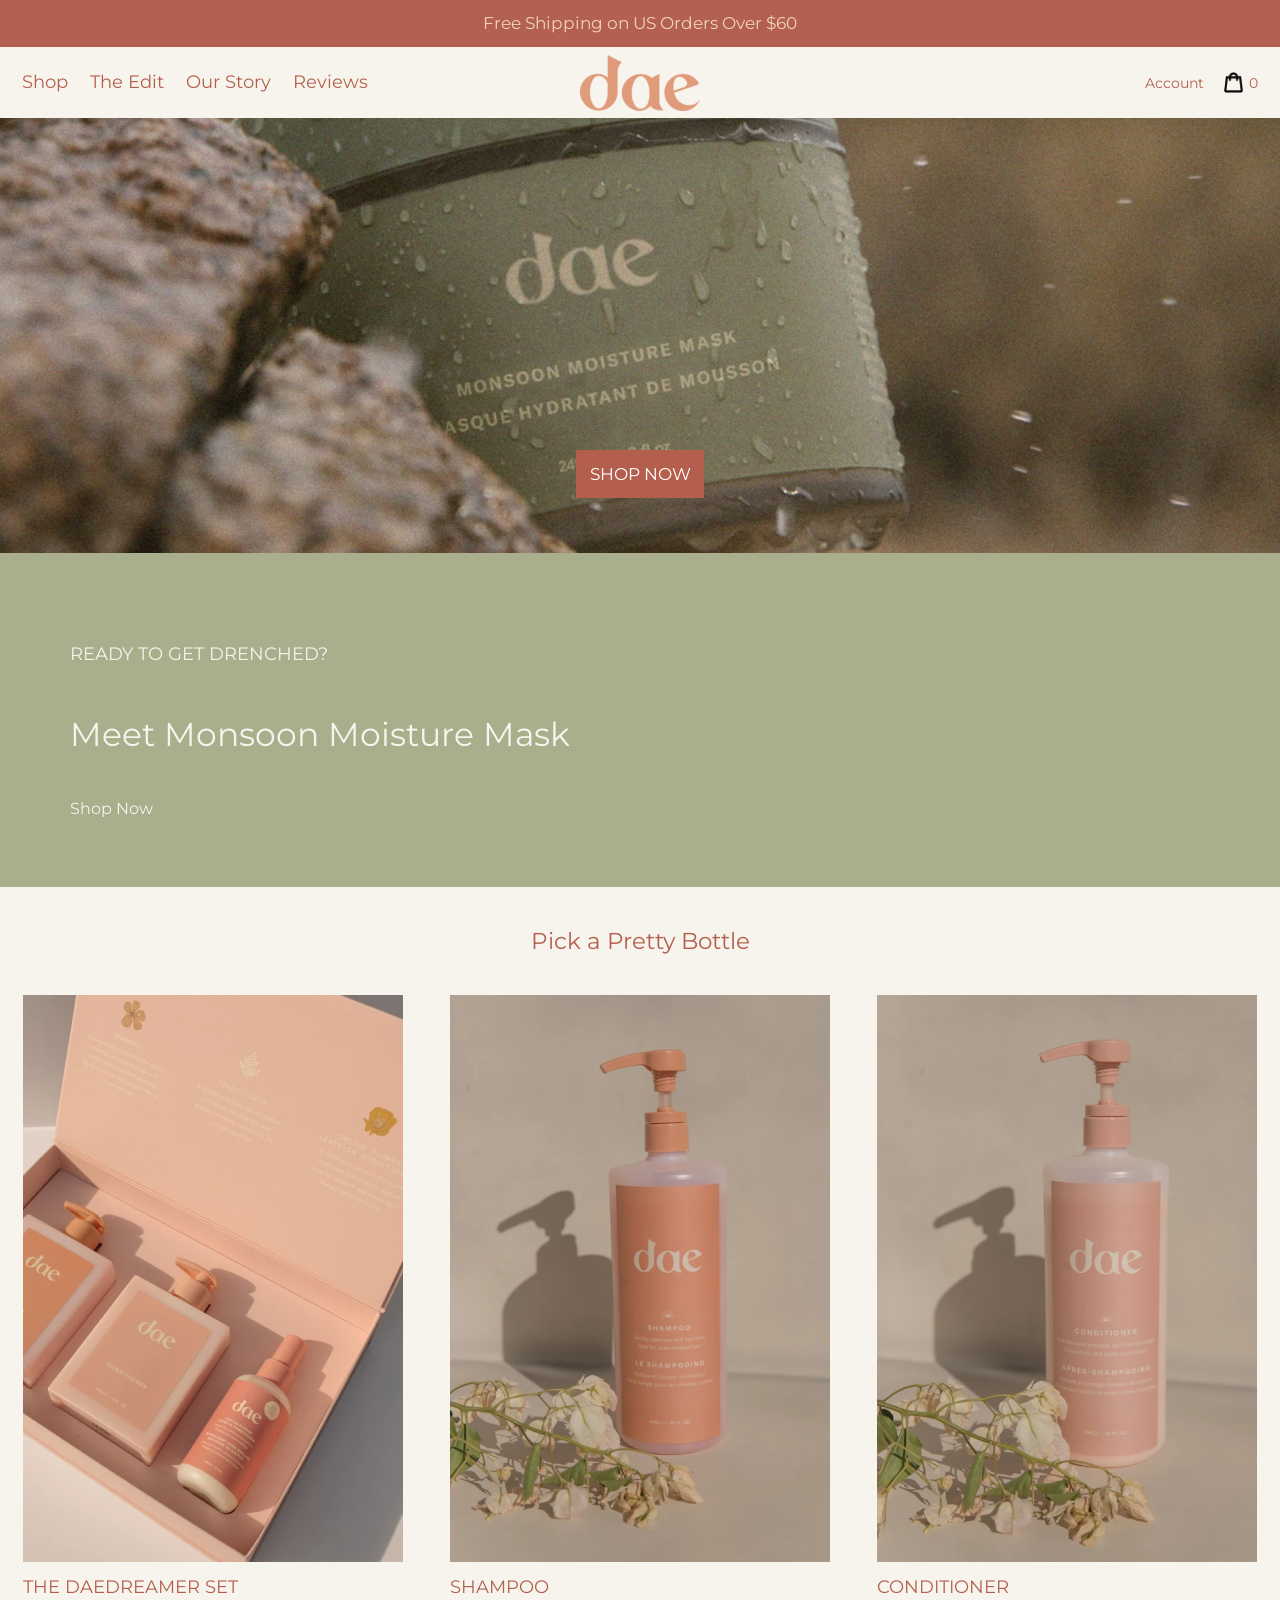
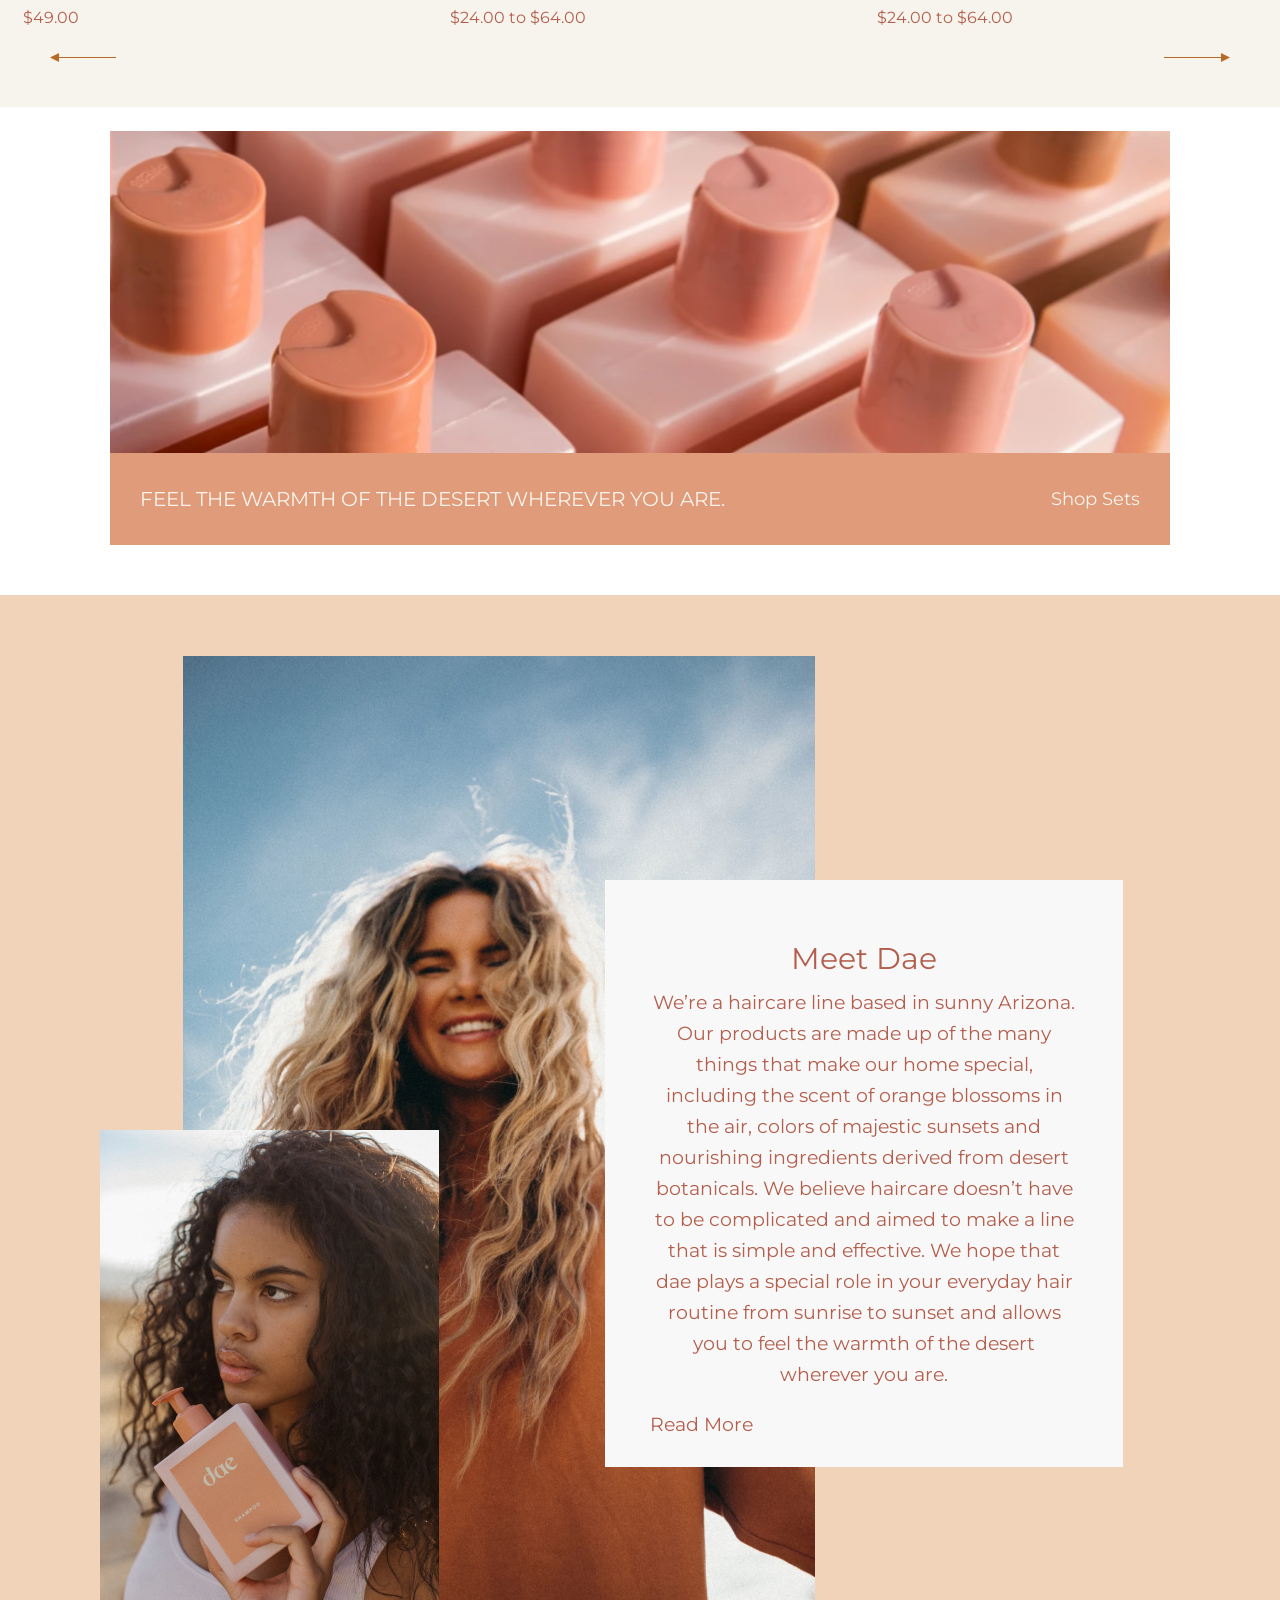
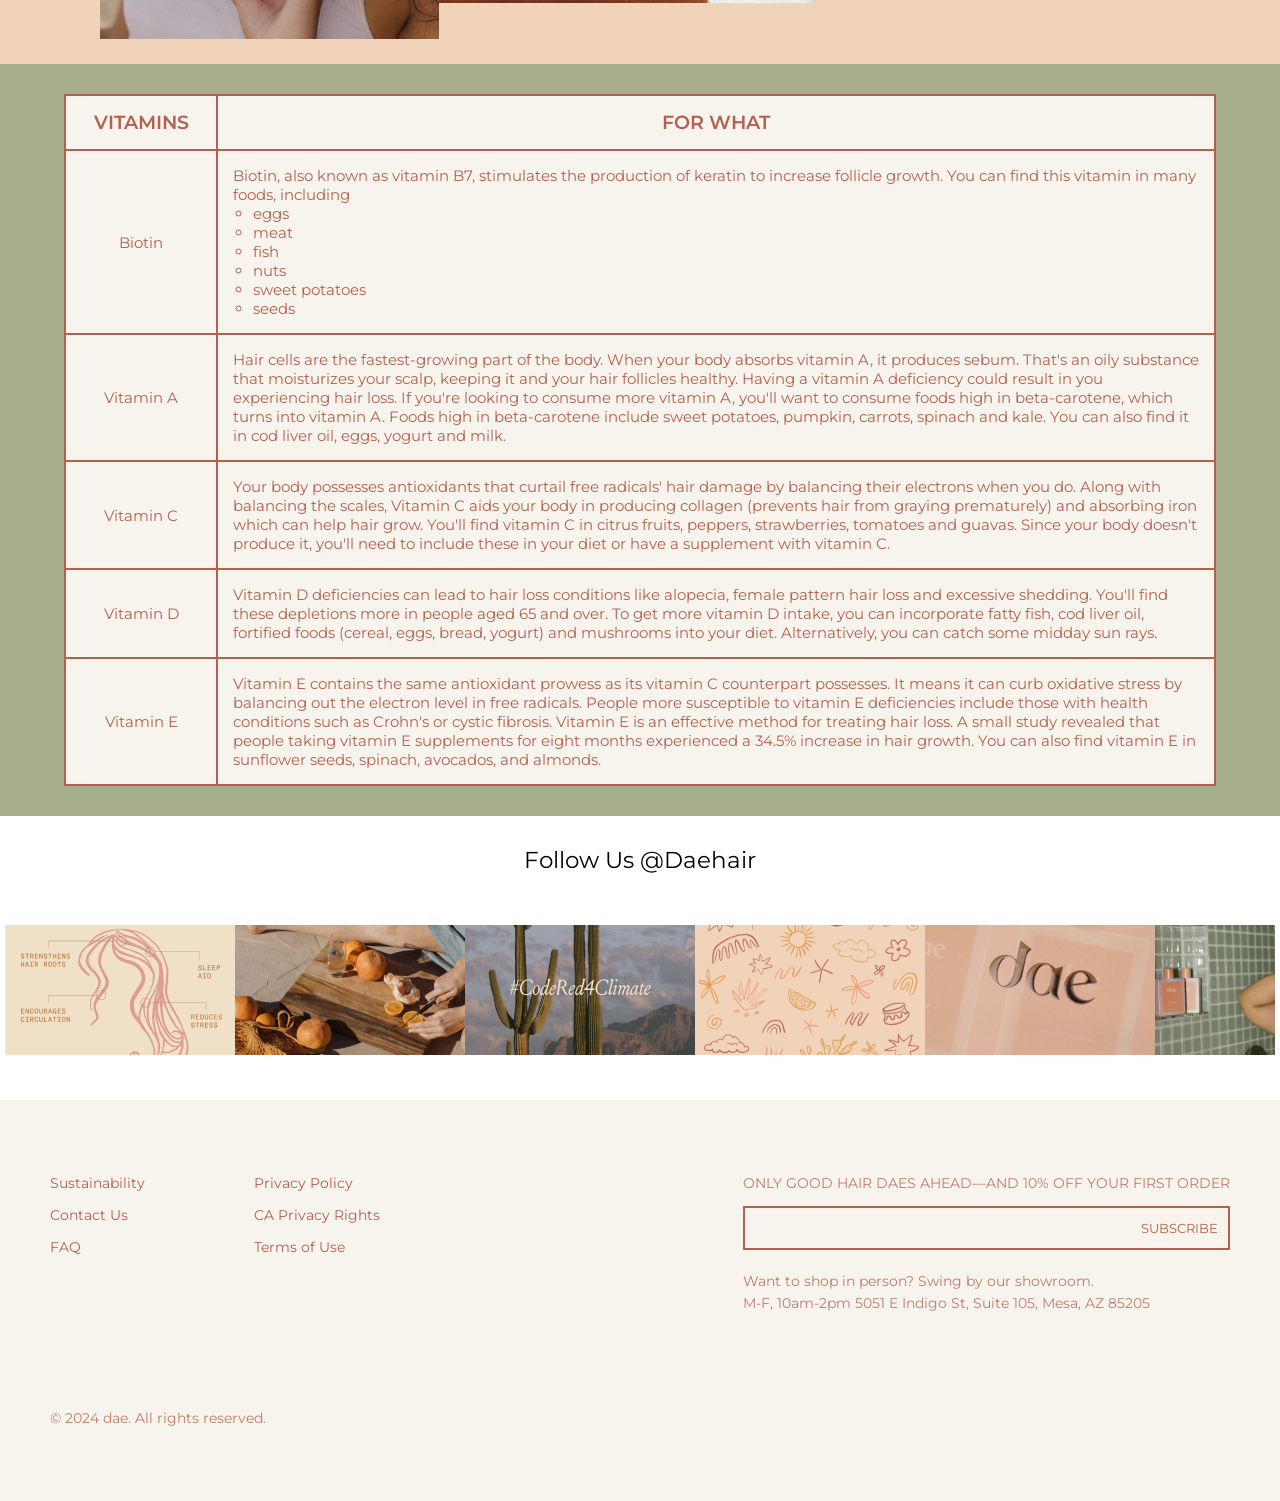
<file: index.html>
<!DOCTYPE html>
<html lang="en">
<head>
    <meta charset="UTF-8">
    <meta name="viewport" content="width=device-width, initial-scale=1.0">
    <link rel="stylesheet" type="text/css" href="style.css">
    <title>DaeHair</title>
    <link rel="preconnect" href="https://fonts.googleapis.com">
    <link rel="preconnect" href="https://fonts.gstatic.com" crossorigin>
    <link href="https://fonts.googleapis.com/css2?family=Montserrat:ital,wght@0,100..900;1,100..900&display=swap" rel="stylesheet">
</head>
<body>
    <header>
        <div class="header">
            <p>Free Shipping on US Orders Over $60</p>
        </div>
        <div class="menu-header">
            <button id="menu-burger">☰</button>
            <div id="menu-items" >
                <a>Shop</a>
                <a>The Edit</a>
                <a>Our Story</a>
                <a>Reviews</a>
            </div>
            <img src="img/dae.png" width="120px" class="header-img">
            <div class="cart">
                <a href="login.html">Account</a>
                <img src="img/Vector.png" width="19px">
                <p>0</p>
            </div>
        </div>
    </header>
    <main>
    <section>
        <div class="top-image"><a>Shop Now</a></div>
        <div class="shop-now">
            <p>Ready To Get Drenched?</p>
            <p>Meet Monsoon Moisture Mask</p>
            <a>Shop Now</a>
        </div>
    </section>
    <section class="items">
        <h4>Pick a Pretty Bottle</h4>
        <div>
            <div class="img-items">
                <img src="img/set.png">
                <a>The Daedreamer Set</a>
                <p>$49.00</p>
            </div>
            <div class="img-items">
                <img src="img/shampoo.png">
                <a>Shampoo</a>
                <p>$24.00 to $64.00</p>
            </div>
            <div class="img-items">
                <img src="img/conditioner.png">
                <a>Conditioner</a>
                <p>$24.00 to $64.00</p>
            </div>
        </div>
        <div class="strilka">
            <img src="img/strilka_left.png" >
            <img src="img/strilka_right.png" >
        </div>
    </section>
    <section class="shop-sets">
        <div class="shop-sets-text">
            <p>Feel the warmth of the desert wherever you are.</p>
            <a>Shop Sets</a>
        </div>
    </section>
    <div class="women">
        <img src="img/women1.png" class="women1">
        <img src="img/women2.png" class="women2">
        <div>
            <h1>Meet Dae</h1>
            <p>We’re a haircare line based in sunny Arizona. Our products are made up of the many things that make our home special, 
                including the scent of orange blossoms in the air, colors of majestic sunsets and nourishing ingredients derived from desert botanicals. 
                We believe haircare doesn’t have to be complicated and aimed to make a line that is simple and effective. 
                We hope that dae plays a special role in your everyday hair routine from sunrise to sunset and allows you to feel the warmth of the desert wherever you are.</p>
            <a>Read More</a>
        </div>
    </div>
    <div class="table">
        <table>
            <tr>
                <th>Vitamins</th>
                <th>For What</th>
            </tr>
            <tr>
                <td>Biotin</td>
                <td>Biotin, also known as vitamin B7, stimulates the production of keratin to increase follicle growth. You can find this vitamin in many foods, including 
                    <ul>
                        <li>eggs</li>
                        <li>meat</li>
                        <li>fish</li>
                        <li>nuts</li>
                        <li>sweet potatoes</li>
                        <li>seeds</li>
                    </ul>
                </td>
            </tr>
            <tr>
                <td>Vitamin A</td>
                <td>Hair cells are the fastest-growing part of the body. When your body absorbs vitamin A, it produces sebum. That's an oily substance that moisturizes your scalp, keeping it and your hair follicles healthy. Having a vitamin A deficiency could result in you experiencing hair loss. 
                    If you're looking to consume more vitamin A, you'll want to consume foods high in beta-carotene, which turns into vitamin A. Foods high in beta-carotene include sweet potatoes, pumpkin, carrots, spinach and kale. You can also find it in cod liver oil, eggs, yogurt and milk.</td>
            </tr>
            <tr>
                <td>Vitamin C</td>
                <td>Your body possesses antioxidants that curtail free radicals' hair damage by balancing their electrons when you do. Along with balancing the scales, Vitamin C aids your body in producing collagen (prevents hair from graying prematurely) and absorbing iron which can help hair grow. 
                    You'll find vitamin C in citrus fruits, peppers, strawberries, tomatoes and guavas. Since your body doesn't produce it, you'll need to include these in your diet or have a supplement with vitamin C. </td>
            </tr>
            <tr>
                <td>Vitamin D</td>
                <td>Vitamin D deficiencies can lead to hair loss conditions like alopecia, female pattern hair loss and excessive shedding. You'll find these depletions more in people aged 65 and over. 
                    To get more vitamin D intake, you can incorporate fatty fish, cod liver oil, fortified foods (cereal, eggs, bread, yogurt) and mushrooms into your diet. Alternatively, you can catch some midday sun rays.</td>
            </tr>
            <tr>
                <td>Vitamin E</td>
                <td>Vitamin E contains the same antioxidant prowess as its vitamin C counterpart possesses.  It means it can curb oxidative stress by balancing out the electron level in free radicals. People more susceptible to vitamin E deficiencies include those with health conditions such as Crohn's or cystic fibrosis. 
                    Vitamin E is an effective method for treating hair loss. A small study revealed that people taking vitamin E supplements for eight months experienced a 34.5% increase in hair growth. You can also find vitamin E in sunflower seeds, spinach, avocados, and almonds.</td>
            </tr>
        </table>
    </div>
    <section class="follow">
        <p> Follow Us <a href="https://www.instagram.com/daehair/" target="_blank">@Daehair </a></p>
        <div>
            <img src="img/pic1.png" width="230px">
            <img src="img/pic2.png" width="230px">
            <img src="img/pic3.png" width="230px">
            <img src="img/pic4.png" width="230px">
            <img src="img/pic5.png" width="230px">
            <img src="img/pic6.png" width="230px">
        </div>
    </section>
</main>
        <footer>
            <div class="menu-footer">
                <div>
                    <p>Sustainability</p>
                    <p>Contact Us</p>
                    <p>FAQ</p>
                </div>
                <div>
                    <p>Privacy Policy</p>
                    <p>CA Privacy Rights</p>
                    <p>Terms of Use</p>
                </div>
            </div>
            <div class="discount-field">
                <p>ONLY GOOD HAIR DAES AHEAD—AND 10% OFF YOUR FIRST ORDER</p>
                <input type="email" placeholder="Subscribe" id="footer-input">
                <p>Want to shop in person? Swing by our showroom.</p>
                <p>M-F, 10am-2pm 5051 E Indigo St, Suite 105, Mesa, AZ 85205</p>
            </div>
            <div class="year-footer">
                <p>© 2024 dae. All rights reserved.</p>
            </div>
        </footer>
        <script src="script.js"></script>
</body>
</html>
</file>
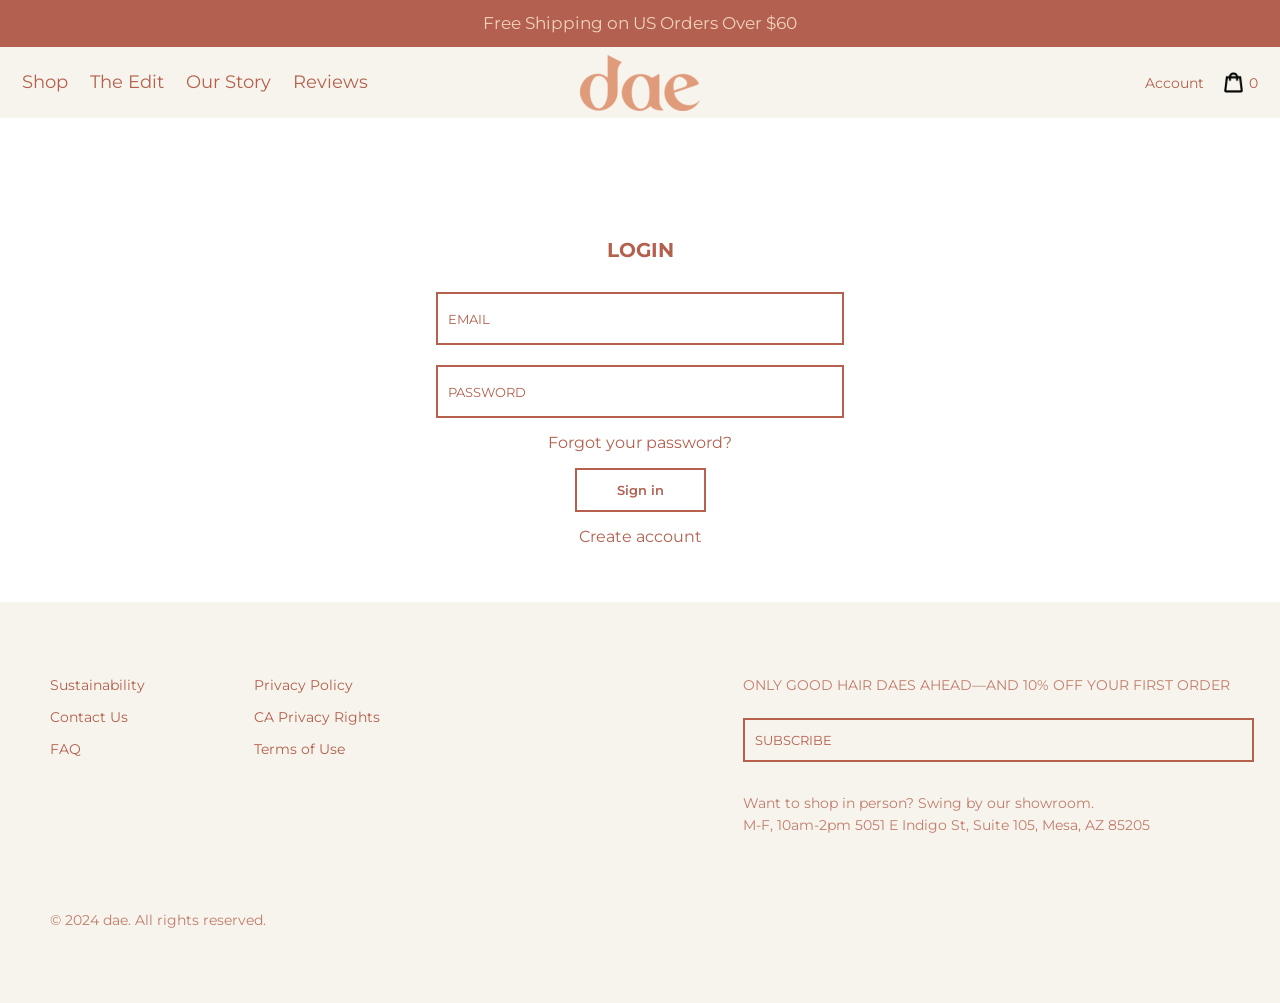
<file: login.html>
<!DOCTYPE html>
<html lang="en">
<head>
    <meta charset="UTF-8">
    <meta name="viewport" content="width=device-width, initial-scale=1.0">
    <title>Login</title>
    <link rel="stylesheet" type="text/css" href="style_account.css">
    <link href="https://fonts.googleapis.com/css2?family=Montserrat:ital,wght@0,100..900;1,100..900&display=swap" rel="stylesheet">
</head>
<body>
    <header>
        <div class="header">
            <p>Free Shipping on US Orders Over $60</p>
        </div>
        <div class="menu-header">
            <button id="menu-burger">☰</button>
            <div id="menu-items" >
                <a>Shop</a>
                <a>The Edit</a>
                <a>Our Story</a>
                <a>Reviews</a>
            </div>
            <img src="img/dae.png" width="120px" class="header-img">
            <div class="cart">
                <a href="login.html">Account</a>
                <img src="img/Vector.png" width="19px">
                <p>0</p>
            </div>
        </div>
    </header>
    <main>
        <div class="login">
            <p>Login</p>
            <div class="field">
                <input type="email" id="customer-email" placeholder="Email">
            </div>
            <div class="field">
                <input type="password" id="customer-password" placeholder="Password">
            </div>
            <a>Forgot your password?</a>
            <button>Sign in</button>
            <a href="signup.html">Create account</a>
        </div>
    </main>
    <footer>
        <div class="menu-footer">
            <div>
                <p>Sustainability</p>
                <p>Contact Us</p>
                <p>FAQ</p>
            </div>
            <div>
                <p>Privacy Policy</p>
                <p>CA Privacy Rights</p>
                <p>Terms of Use</p>
            </div>
        </div>
        <div class="discount-field">
            <p>ONLY GOOD HAIR DAES AHEAD—AND 10% OFF YOUR FIRST ORDER</p>
            <input type="email" placeholder="Subscribe">
            <p>Want to shop in person? Swing by our showroom.</p>
            <p>M-F, 10am-2pm 5051 E Indigo St, Suite 105, Mesa, AZ 85205</p>
        </div>
        <div class="year-footer">
            <p>© 2024 dae. All rights reserved.</p>
        </div>
    </footer>
    <script src="script.js"></script>
</body>
</html>
</file>
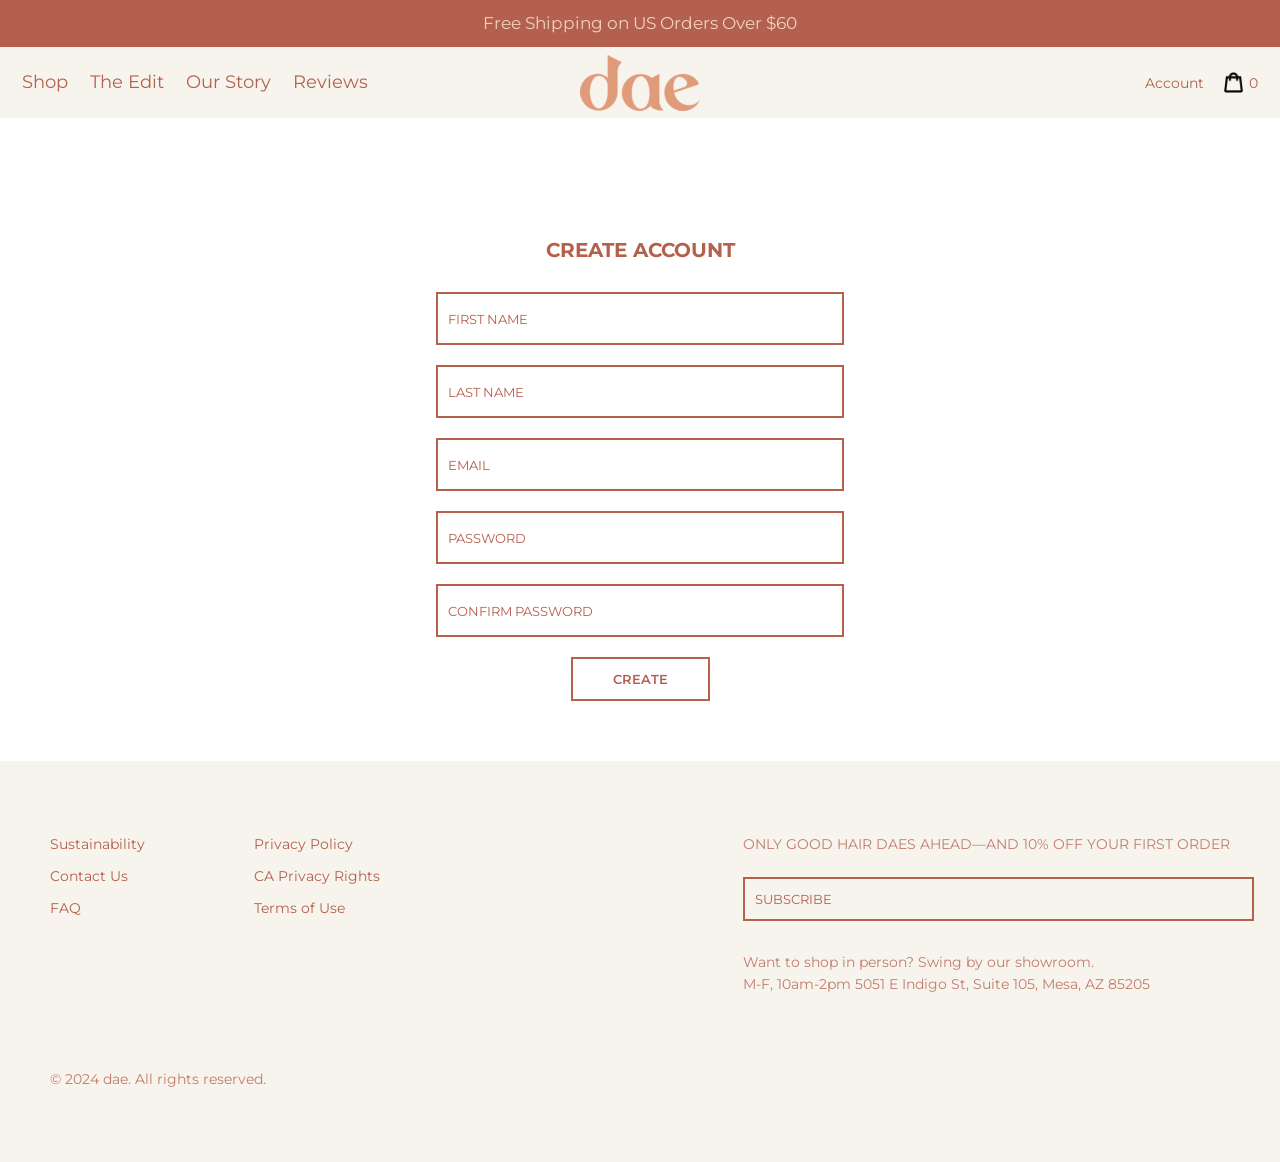
<file: signup.html>
<!DOCTYPE html>
<html lang="en">
<head>
    <meta charset="UTF-8">
    <meta name="viewport" content="width=device-width, initial-scale=1.0">
    <title>Sign Up</title>
    <link rel="stylesheet" type="text/css" href="style_account.css">
    <link href="https://fonts.googleapis.com/css2?family=Montserrat:ital,wght@0,100..900;1,100..900&display=swap" rel="stylesheet">
</head>
<body>
    <header>
        <div class="header">
            <p>Free Shipping on US Orders Over $60</p>
        </div>
        <div class="menu-header">
            <button id="menu-burger">☰</button>
            <div id="menu-items" >
                <a>Shop</a>
                <a>The Edit</a>
                <a>Our Story</a>
                <a>Reviews</a>
            </div>
            <img src="img/dae.png" width="120px" class="header-img">
            <div class="cart">
                <a href="login.html">Account</a>
                <img src="img/Vector.png" width="19px">
                <p>0</p>
            </div>
        </div>
    </header>
    <main>
        <div class="login">
            <p>Create account</p>
            <div class="field">
                <input type="text" id="first-name" placeholder="First name">
            </div>
            <div class="field">
                <input type="text" id="last-name" placeholder="Last name">
            </div>
            <div class="field">
                <input type="email" id="email" placeholder="Email">
            </div>
            <div class="field">
                <input type="password" id="password" placeholder="Password">
            </div>
            <div class="field">
                <input type="password" id="confirm-password" placeholder="Confirm Password">
            </div>
            <button onclick="validateForm()">CREATE</button>
        </div>
    </main>
    <footer>
        <div class="menu-footer">
            <div>
                <p>Sustainability</p>
                <p>Contact Us</p>
                <p>FAQ</p>
            </div>
            <div>
                <p>Privacy Policy</p>
                <p>CA Privacy Rights</p>
                <p>Terms of Use</p>
            </div>
        </div>
        <div class="discount-field">
            <p>ONLY GOOD HAIR DAES AHEAD—AND 10% OFF YOUR FIRST ORDER</p>
            <input type="email" placeholder="Subscribe">
            <p>Want to shop in person? Swing by our showroom.</p>
            <p>M-F, 10am-2pm 5051 E Indigo St, Suite 105, Mesa, AZ 85205</p>
        </div>
        <div class="year-footer">
            <p>© 2024 dae. All rights reserved.</p>
        </div>
    </footer>
    <script src="script.js"></script>
    
</body>
</html>
</file>
<file: style.css>
body {
    margin: 0;
}
* {
    font-family: Montserrat;
}
a {
    color: inherit; 
    text-decoration: none;
}
a:hover {
    color: #edd6c4;
}
.header{
    background-color: #B36050;
    height: 47px;
    color: #F1D3B9;
    font-size: 17px;
    line-height: 27px;
    display: flex;
    align-items: center;
    justify-content: center;
}
header > div:not(.header) {
    background-color: #F6F4EC;
    display: flex;
    height: 71px;
    align-items: center;
    justify-content: space-between;
    padding: 0 22px;
    position: relative;
} 
#menu-items {
    column-gap: 22px;
    display: flex;
    align-items: center;
    color: #B4604D;
    font-size: 18px;
    line-height: 27px;
}
.burger-btn {
    display: none; 
}
.header-img {
    width: 120px;
    position: absolute;
    left: calc(50% - 60px);
}
.cart {
    display: flex;
    align-items: center;
    color: #B4604D;
    font-size: 14px;
}
.cart img {
    margin: auto 6px auto 20px;
}
.top-image {
    width: 100%;
    height: 435px;
    background: url(img/head.png) center no-repeat;
    background-size: cover;
    position: relative;
}
.top-image a {
    position: absolute;
    display: block;
    bottom: 55px;
    left: calc(50% - 64px);
    width: 128px;
    height: 48px;
    background-color: #B45F4D;
    color: #FFF;
    text-align: center;
    line-height: 48px;
    font-size: 17px;
    text-transform: uppercase;
}
.shop-now {
    background-color: #A9AE8D;
    color: #F6F4EC;
    padding: 69px 70px;
}
.img-items {
    width: 380px;
    max-width: 100%; 
}
.strilka img{
    width: 66px;
}
.shop-now p:first-child {
    text-transform: uppercase;
    font-size: 18px;
    line-height: 29px;
}
.shop-now p:nth-child(2) {
    font-size: 33px;
    line-height: 64px;
}
.shop-now p:last-child {
    font-size: 16px;
    line-height: 27px;
}
.items {
    background-color: #F6F4EC;
}
.items > h4 {
    text-align: center;
    font-size: 23px;
    color: #B45F4D;
    font-weight: normal;
    margin: 0;
    padding-top: 40px;
    padding-bottom: 40px;
}
.items > div {
    display: flex; 
    flex-wrap: wrap; 
    justify-content: space-around; 
    color: #B45F4D;
}
.items > div > div {
    flex: 0 0 380px;
    margin-bottom: 70px;
    width: 100%;
}

.items > div > div > a {
    display: inline-block;
    margin: 10px 0;
    text-transform: uppercase;
    font-size: 18px;
}
.items > div > div > p {
    font-size: 16px;
    margin: 0;
}
.strilka {
    margin: 10px;
    position: relative;
    background-color: #F6F4EC;
    display: flex;
    justify-content: space-between;
}
.strilka img {
    position: absolute;
    bottom: 45px;
    left: 40px;
}
.strilka img:last-child {
    left: unset;
    right: 40px;
}

.shop-sets {
    display: flex;
    background: url(img/shop_now.png) center no-repeat;
    background-size: cover;
    height: 414px;
    width: 100%px;
    margin: 24px 110px 50px;
    position: relative;
}
.shop-sets-text {
    position: absolute;
    display: flex;
    bottom: 0px;
    width: 100%;
    height: 92px;
    background-color: #DF9B7A;
    color: #F6F4EC;
    text-align: center;
    align-items: center;
    justify-content: space-between;
}
.shop-sets-text p {
    position: absolute;
    text-transform: uppercase;
    font-size: 20px;
    line-height: 32px;
    left: 30px;
}
.shop-sets-text a {
    position: absolute;
    font-size: 18px;
    line-height: 32px;
    right: 30px;
}

.women {
    background-color: #F1D3B9;
    position: relative;
    height: 1069px;
    width: 100%;
}
.women .women1 {
    position: absolute;
    width: 632px;
    left: 183px;
    top: 61px;
}
.women .women2 {
    position: absolute;
    width: 339px;
    left: 100px;
    top: 535px;
}
.women > div {
    width: 518px;
    position: absolute;
    background: #F8F8F8;
    color: #B45F4D;
    text-align: center;
    top: 285px;
    right: 157px;
    padding: 50px 45px 30px;
    box-sizing: border-box;
}
.women > div h1 {
    font-weight: normal;
    margin: 0;
    line-height: 57px;
    font-size: 30px;
}
.women > div p {
    bottom: 22px;
    line-height: 31px;
    font-size: 19px;
    margin: 0;
}
.women > div a {
    display: block;
    margin-top: 22px;
    line-height: 25px;
    font-size: 19px;
    text-align: left;
}

.table {
    display: flex;
    justify-content: center;
    background: #A9AE8D;
    font-size: 15px;
}
table {
    width: 90%;
    border-collapse: collapse;
    border-spacing: 0;
    margin: 30px;
    color: #B36050;
    background-color: #F6F4EC;
}
th, td {
    border: 2px solid #B45F4D;
    padding: 15px;
}
td:first-child,
th:first-child {
    width: 120px;
    text-align: center;
}
table tr th {
    text-transform: uppercase;
    font-weight: 600;
    font-size: 19px;
    text-align: center;
}
table ul {
    margin: 0;
    padding: 0 0 0 20px;
    list-style-type: circle;
}

.follow {
    text-align: center;
    font-size: 23px;
    line-height: 39px;
}
.follow p {
    margin: 25px auto 45px;
}
.follow a {
    text-decoration: none; 
    color: black; 
}
.follow div {
    display: flex;
    justify-content: space-around;
    margin: 5px;
    padding-bottom: 40px;
    overflow: hidden;
}
footer {
    background: #F6F4EC;
    background-size: cover;
    position: relative;
    height: 401px;
}
.menu-footer {
    display: flex;
    justify-content: space-between;
    color: #B45F4D;
    font-size: 14px;
    width: 330px;
    padding-left: 50px;
    padding-top: 60px;
}
.discount-field {
    display: flex;
    flex-direction: column;
    color: #C17C6C;
    font-size: 14px;
    position: absolute;
    right: 50px;
    bottom: 183px;
    top: 60px;
}
.discount-field p:nth-child(3) {
    margin-top: 20px; 
    margin-bottom: 0;
    line-height: 22px;
}
.discount-field p:last-child {
    margin-top: 0; 
    line-height: 22px;
}
input[type=email] {
    display: block;
    background-color: transparent;
    height: 44px;
    border: 2px solid #B5614D;
    padding: 12px 10px;
    font-size: 13px;
    text-transform: uppercase;
    color: #B45F4D;
    outline: none;
}
input[type=email]::placeholder {
    font-size: 13px;
    text-transform: uppercase;
    color: #B45F4D;
    text-align: right;
}
.year-footer {
    position: absolute;
    bottom: 60px;
    left: 50px;
    display: flex;
    color: #C17C6C;
    font-size: 14px;
}
#menu-burger {
    display: none;
}

@media only screen and (max-width: 900px){
    body {
        font-size: 90%;
    }

    .header {
        font-size: 13.6px; 
    }
    #menu-items,
    .cart,
    .shop-now p:first-child,
    .shop-now p:nth-child(2),
    .shop-now p:last-child,
    .items > h4,
    .items > div > div > a,
    .items > div > div > p,
    .strilka img,
    .shop-sets-text,
    .table,
    table,
    .follow,
    .follow p,
    .menu-footer,
    .discount-field,
    .discount-field p:nth-child(3),
    .discount-field p:last-child,
    input[type=email],
    .year-footer {
        font-size: 90%;
    }
    .shop-sets {
        margin: 24px 24px 50px;
    }
    .shop-sets-text {
        flex-direction: column; 
        align-items: center;
        justify-content: center; 
        height: auto; 
    }
    .shop-sets-text p {
        position: static; 
        margin: 5px 0; 
        font-size: 90%;
    }
    .shop-sets-text a {
        position: static; 
        margin: 5px 0; 
        font-size: 90%;

    }
    #menu-items {
        display: flex;
        column-gap: 10px;
    }
    .header-img {
        display: none;
    }
    .shop-now {
        padding: 59px 60px;
    }
    .img-items {
        width: 100%;
    }
    .img-items img {
        width: 100%;
    }
    .items > div > div > a,
    .items > div > div > p {
    padding-left: 5px;
    }
    .women1, .women2 {
        display: none;
    }
    .women {
        height: 600px;
        position: relative;
    }
    
    .women > div {
        width: 90%; 
        position: absolute; 
        left: 50%; 
        top: 50%; 
        transform: translate(-50%, -50%); 
        height: auto;
    }
    .women > div h1,
    .women > div p,
    .women > div a {
        font-size: 90%;
        line-height: 25px;
    }
    .follow p {
        margin: 5px auto 15px;
    }

    footer {
        display: flex;
        flex-direction: column;
        align-items: center;
    }
    .menu-footer {
        order: 2; 
        margin-top: 200px;
        padding: 0;
        width: 80%;
        
    }
    
    .discount-field {
        order: 1; 
        bottom: 90%;
        position: absolute;
        right: 10%;
        left: 10%;
        margin: 0px;
        top: 5%;
    }
    
    .year-footer {
        order: 3; 
        bottom: 5%;
        left: 50%;
        transform: translateX(-50%);
    }
}
@media only screen and (max-width: 376px) {
    .women > div h1,
    .women > div p,
    .women > div a {
        font-size: 80%;
        line-height: 20px;
    }
    .menu-footer {
        margin-top: 230px;
    }
    #menu-burger {
        display: block; 
    }
    #menu-items {
        display: none;
    }
    .menu-header {
        position: relative;
    }
    #menu-items {
        position: absolute;
        display: flex;
        flex-direction: column;
        left: 0;
        top: 70px;
        width: 150px; 
        background-color: rgba(255, 255, 255, 0.7);        
        z-index: 9999; 
        transition: left 0.3s ease; 
        text-align: left; 
    }
    #menu-items a {
        text-align: left;
        display: inline;
        left: 0;
    }
    .header-img {
        display: none;
    }
}
@media only screen and (min-width: 500px) and (max-width: 768px) {
   .header-img {
    display: flex;
   }
}
</file>
<file: style_account.css>
body {
    margin: 0;
}
* {
    font-family: Montserrat;
}
a {
    color: inherit; 
    text-decoration: none;
}
a:hover {
    color: #edd6c4;
}
.header{
    background-color: #B36050;
    height: 47px;
    color: #F1D3B9;
    font-size: 17px;
    line-height: 27px;
    display: flex;
    align-items: center;
    justify-content: center;
}
header > div:not(.header) {
    background-color: #F6F4EC;
    display: flex;
    height: 71px;
    align-items: center;
    justify-content: space-between;
    padding: 0 22px;
    position: relative;
} 
#menu-items {
    column-gap: 22px;
    display: flex;
    align-items: center;
    color: #B4604D;
    font-size: 18px;
    line-height: 27px;
}
.burger-btn {
    display: none; 
}
.header-img {
    width: 120px;
    position: absolute;
    left: calc(50% - 60px);
}
.cart {
    display: flex;
    align-items: center;
    color: #B4604D;
    font-size: 14px;
}
.cart img {
    margin: auto 6px auto 20px;
}
#menu-burger {
    display: none;
}

.login {
    display: flex;
    flex-direction: column;
    padding-top: 100px;
    justify-content: center;
    align-items: center;
    padding-bottom: 50px;
}
.login p {
    color: #B4604D;
    font-weight: 700;
    font-size: 20px;
    text-transform: uppercase;
}
.field {
    width: 100%;
    display: flex;
    justify-content: center;
    align-items: center;
}
input[type=email], input[type=password], input[type=text] {
    display: block;
    background-color: transparent;
    height: 25px;
    border: 2px solid #B5614D;
    padding: 12px 10px;
    font-size: 13px;
    text-transform: uppercase;
    color: #B45F4D;
    outline: none;
    margin: 10px 0;
    width: 30%;
}
input[type=email]::placeholder, input[type=password]::placeholder, input[type=text]::placeholder {
    font-size: 13px;
    text-transform: uppercase;
    color: #B45F4D;
    text-align: left;
}
.login a:first-of-type {
    color: #B45F4D;
    line-height: 30px;
}
.login button {
    display: inline-flex;
    justify-content: center;
    align-items: center;
    box-sizing: border-box;
    padding: 12px 40px;
    text-decoration: none;
    border: 2px solid #B5614D;
    background-color: transparent;
    color: #B36050;
    font-weight: 600;
    margin: 10px;
}
.login a:last-of-type {
    color: #B45F4D;
    line-height: 30px;
}
footer {
    background: #F6F4EC;
    background-size: cover;
    position: relative;
    height: 401px;
}
.menu-footer {
    display: flex;
    justify-content: space-between;
    color: #B45F4D;
    font-size: 14px;
    width: 330px;
    padding-left: 50px;
    padding-top: 60px;
}
.discount-field {
    display: flex;
    flex-direction: column;
    color: #C17C6C;
    font-size: 14px;
    position: absolute;
    right: 50px;
    bottom: 183px;
    top: 60px;
}
.discount-field p:nth-child(3) {
    margin-top: 20px; 
    margin-bottom: 0;
    line-height: 22px;
}
.discount-field p:last-child {
    margin-top: 0; 
    line-height: 22px;
}
.discount-field input[type="email"] {
    display: block;
    background-color: transparent;
    height: 44px;
    border: 2px solid #B5614D;
    padding: 12px 10px;
    font-size: 13px;
    text-transform: uppercase;
    color: #B45F4D;
    outline: none;
    width: 100%;
}
.year-footer {
    position: absolute;
    bottom: 60px;
    left: 50px;
    display: flex;
    color: #C17C6C;
    font-size: 14px;
}

@media only screen and (max-width: 900px){
    body {
        font-size: 90%;
    }

    .header {
        font-size: 13.6px; 
    }
    #menu-items,
    .cart,
    .menu-footer,
    .discount-field,
    .discount-field p:nth-child(3),
    .discount-field p:last-child,
    input[type=email],
    .year-footer {
        font-size: 90%;
    }

    footer {
        display: flex;
        flex-direction: column;
        align-items: center;
    }
    .menu-footer {
        order: 2; 
        margin-top: 200px;
        padding: 0;
        width: 80%;
        
    }
    .discount-field {
        order: 1; 
        bottom: 90%;
        position: absolute;
        right: 10%;
        left: 10%;
        margin: 0px;
        top: 5%;
    }
    .year-footer {
        order: 3; 
        bottom: 5%;
        left: 50%;
        transform: translateX(-50%);
    }
}

@media only screen and (max-width: 376px) {
    .women > div h1,
    .women > div p,
    .women > div a {
        font-size: 80%;
        line-height: 20px;
    }
    .menu-footer {
        margin-top: 230px;
    }
    #menu-burger {
        display: block; 
    }
    #menu-items {
        display: none;
    }
    .menu-header {
        position: relative;
    }
    #menu-items {
        position: absolute;
        display: flex;
        flex-direction: column;
        left: 0;
        top: 70px;
        width: 150px; 
        background-color: rgba(255, 255, 255, 0.7);        
        z-index: 9999; 
        transition: left 0.3s ease; 
        text-align: left; 
    }
    #menu-items a {
        text-align: left;
        display: inline;
        left: 0;
    }
    .header-img {
        display: none;
    }
    input[type=email], input[type=password] {
        width: 50%;
    }
}
</file>
